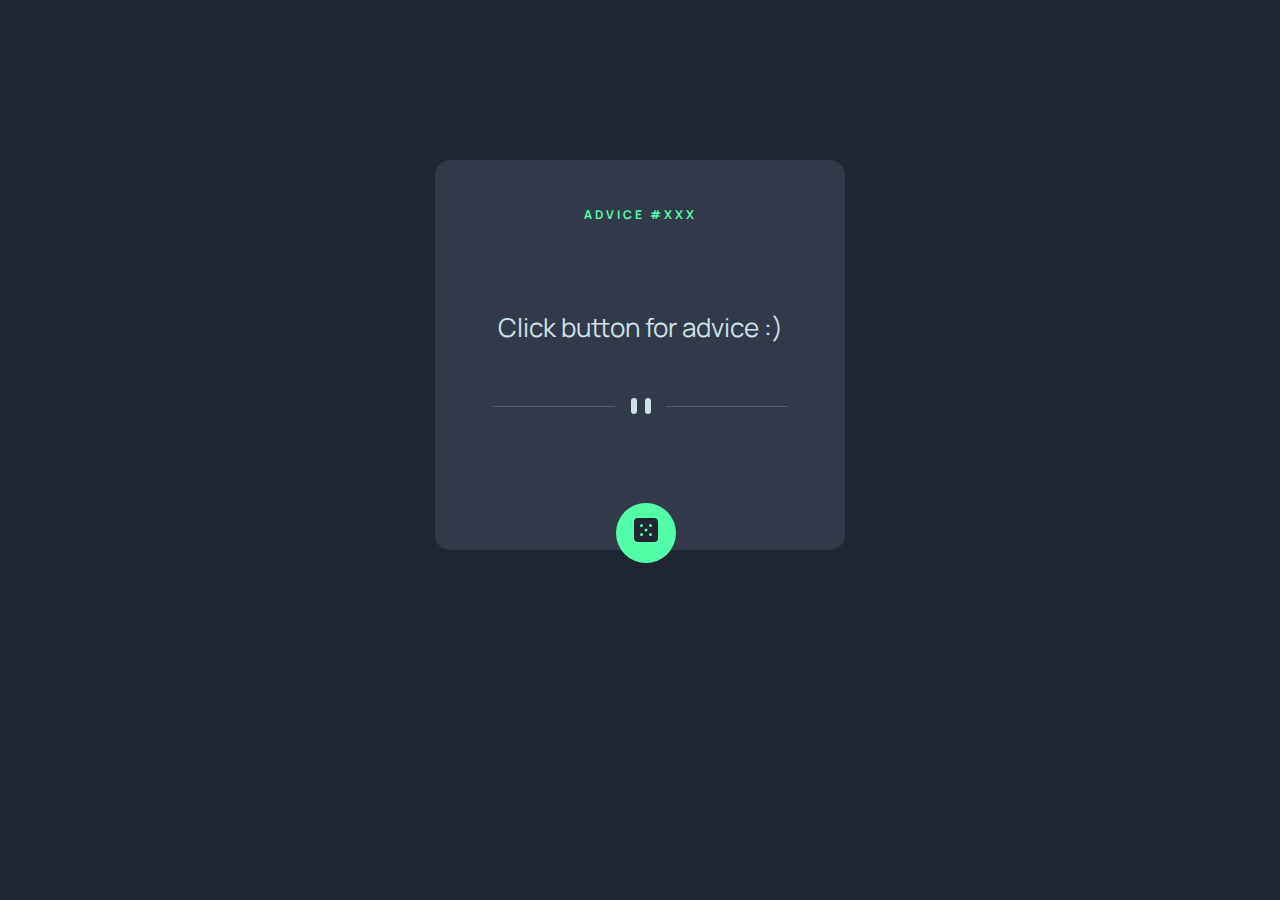
<file: advice generator/index.html>
<!DOCTYPE html>
<html lang="en">
<head>
  <meta charset="UTF-8">
  <meta name="viewport" content="width=device-width, initial-scale=1.0"> <!-- displays site properly based on user's device -->
  <link rel="icon" type="image/png" sizes="32x32" href="./images/favicon-32x32.png">
  <title>Advice generator app</title>
  <link rel="stylesheet" href="styling.css">
  <link rel="preconnect" href="https://fonts.googleapis.com">
  <link rel="preconnect" href="https://fonts.gstatic.com" crossorigin>
  <link href="https://fonts.googleapis.com/css2?family=Manrope:wght@800&display=swap" rel="stylesheet">
</head>
<body class="body">
  <div class="container">

    <h2 id="advice-id" class="advice-id">advice #xxx</h2>

    <div class="content">
      <p id="advice" class="advice">Click button for advice :)</p>
      <div class="mobile-divider-wrapper"><svg class="mobile-divider" width="295" height="16" xmlns="http://www.w3.org/2000/svg"><g fill="none" fill-rule="evenodd"><path fill="#4F5D74" d="M0 8h122v1H0zM173 8h122v1H173z"/><g transform="translate(138)" fill="#CEE3E9"><rect width="6" height="16" rx="3"/><rect x="14" width="6" height="16" rx="3"/></g></g></svg></div>
      <div class="desktop-divider-wrapper"><svg class="desktop-divider" width="444" height="16" xmlns="http://www.w3.org/2000/svg"><g fill="none" fill-rule="evenodd"><path fill="#4F5D74" d="M0 8h196v1H0zM248 8h196v1H248z"/><g transform="translate(212)" fill="#CEE3E9"><rect width="6" height="16" rx="3"/><rect x="14" width="6" height="16" rx="3"/></g></g></svg></div>  
    </div>
    
    <div class="btn-wrapper">
      <button class="btn" onclick="fetchAdvice()">
        <div class="dice-wrapper">
          <img class="dice" src="./images/icon-dice.svg" alt="dice">
        </div>
      </button>
    </div>

  </div>

  <script src="script.js"></script>
</body>
</html>
</file>
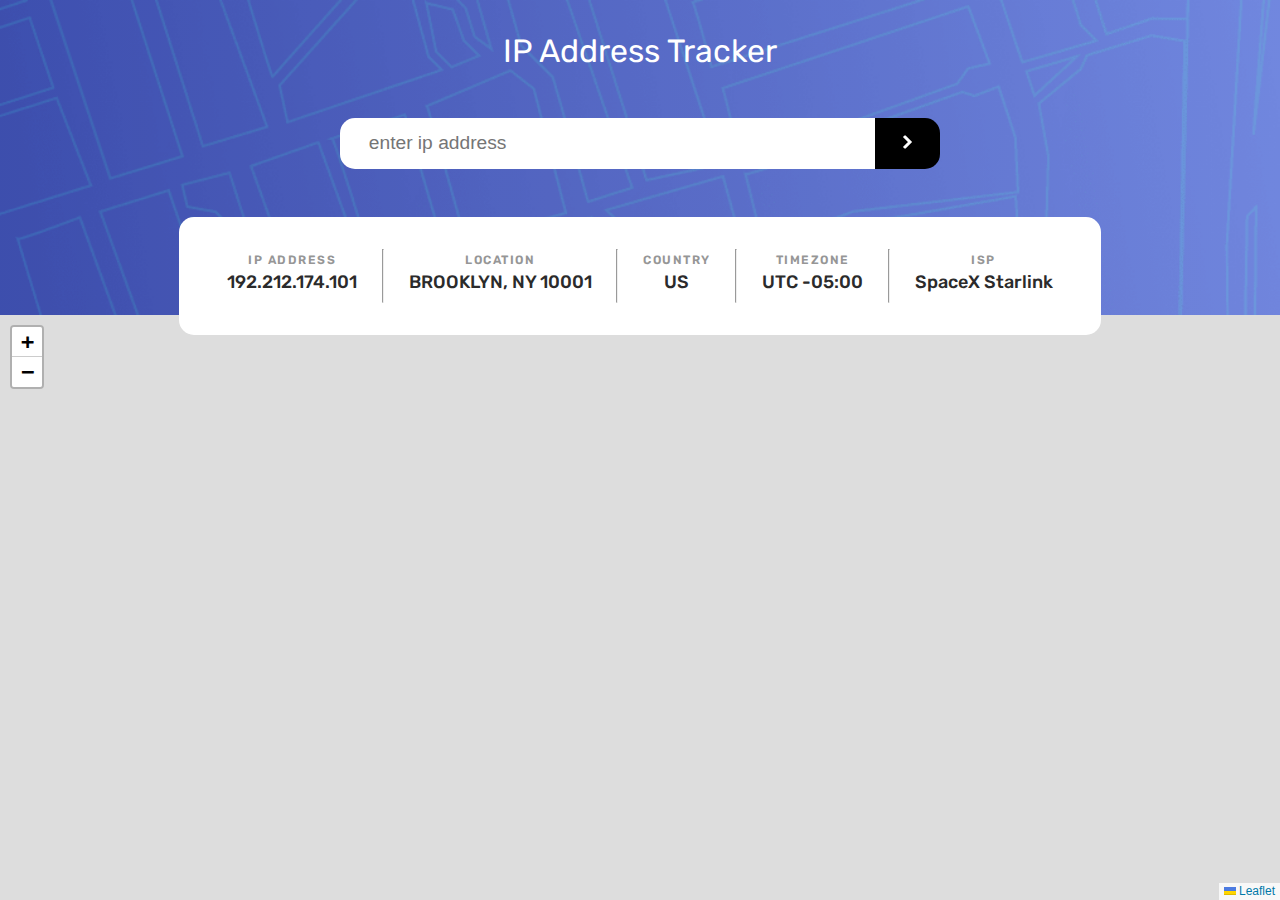
<file: ip address tracker/index.html>
<!DOCTYPE html>
<html lang="en">

<head>
  <meta charset="UTF-8">
  <meta name="viewport" content="width=device-width, initial-scale=1.0">
  <!-- displays site properly based on user's device -->
  <link rel="icon" type="image/png" sizes="32x32" href="./images/favicon-32x32.png">
  <title>IP Address Tracker</title>

  <!-- leaflet css and script -->
  <link rel="stylesheet" href="./leaflet/leaflet.css" />
  <script src="./leaflet/leaflet.js"></script>

  <!-- my CSS -->
  <link rel="stylesheet" href="styling.css">

  <!-- google font -->
  <link rel="preconnect" href="https://fonts.googleapis.com">
  <link rel="preconnect" href="https://fonts.gstatic.com" crossorigin>
  <link href="https://fonts.googleapis.com/css2?family=Rubik:wght@400;500;600;700&display=swap" rel="stylesheet">
</head>

<body>
  <div class="hero">

    <div class="container d-flex column">

      <h1 class="title">IP Address Tracker</h1>

      <!-- form -->
      <form class="form d-flex" action="#">
        <input id="input-el" class="form__input" type="text" placeholder="enter ip address">
        <button id="button"><img class="svg-arrow" src="./images/icon-arrow.svg" alt="Search button"></button>
      </form>

      <div class="content">
        <div class="element">
          <p class="heading">IP ADDRESS</p>
          <p class="information" id="ip-address-el">192.212.174.101</p>
        </div>

        <hr class="hr">

        <div class="element">
          <p class="heading">LOCATION</p>
          <p class="information" id="location-el">BROOKLYN, NY 10001</p>
        </div>

        <hr class="hr">

        <div class="element country">
          <p class="heading">COUNTRY</p>
          <p class="information" id="country-el">US</p>
        </div>

        <hr class="hr">

        <div class="element">
          <p class="heading">TIMEZONE</p>
          <p class="information" id="timezone-el">UTC -05:00</p>
        </div>

        <hr class="hr">

        <div class="element">
          <p class="heading">ISP</p>
          <p class="information" id="isp-el">SpaceX Starlink</p>
        </div>
      </div>

    </div>
  </div>

  <!-- map div -->
  <div class="map" id="map"> </div>

  <!-- my script.js -->
  <script src="./script.js"></script>
</body>

</html>
</file>
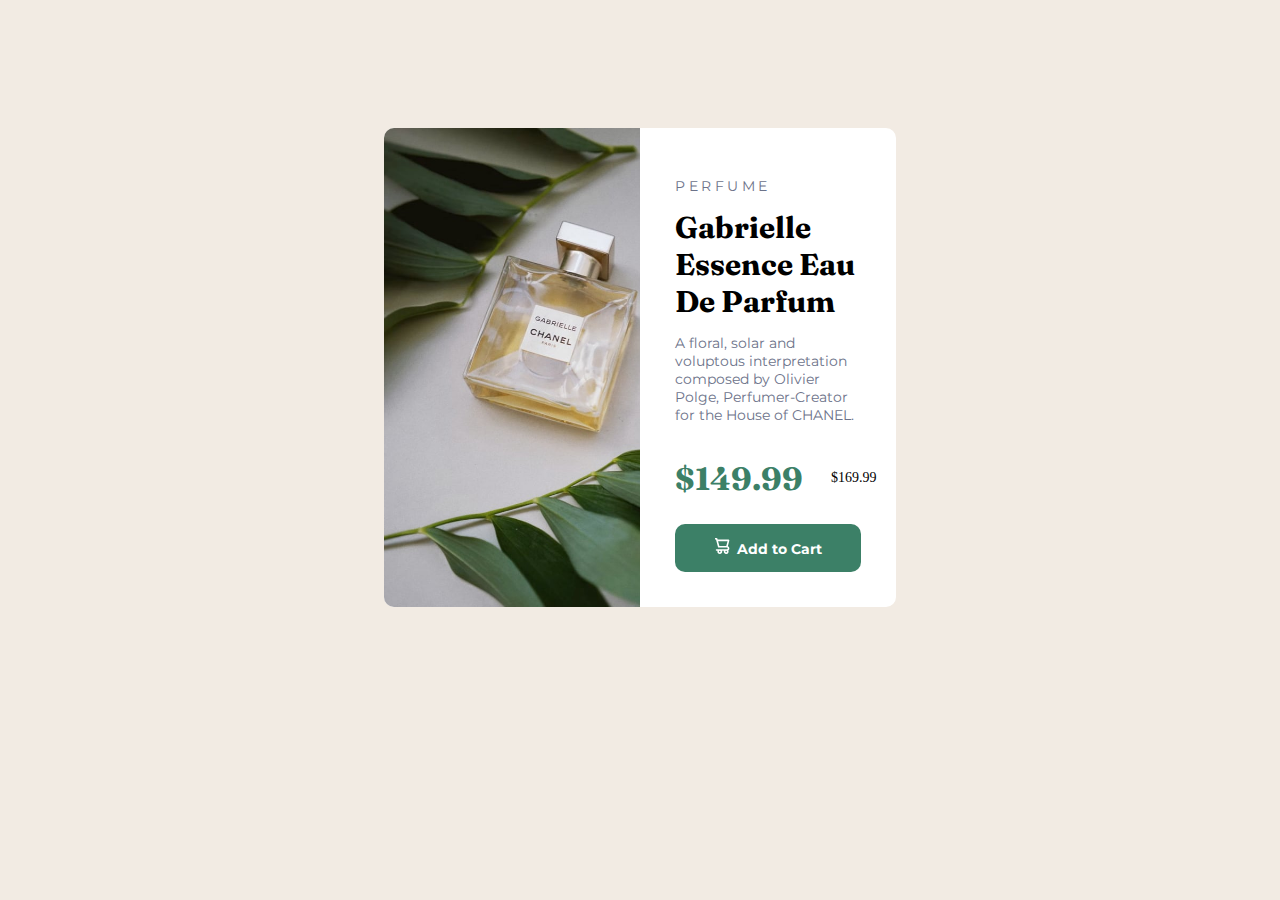
<file: product preview/index.html>
<!DOCTYPE html>
<html lang="en">
<head>
  <meta charset="UTF-8">
  <meta name="viewport" content="width=device-width, initial-scale=1.0"> <!-- displays site properly based on user's device -->
  <link rel="icon" type="image/png" sizes="32x32" href="./images/favicon-32x32.png">
  <title>Frontend Mentor | Product preview card component</title>
  <link rel="preconnect" href="https://fonts.googleapis.com">
  <link rel="preconnect" href="https://fonts.gstatic.com" crossorigin>
  <link href="https://fonts.googleapis.com/css2?family=Fraunces:opsz,wght@9..144,700&family=Montserrat:wght@500;700&display=swap" rel="stylesheet">
  <style>
    @import url('https://fonts.googleapis.com/css2?family=Fraunces:opsz,wght@9..144,700&family=Montserrat:wght@500;700&display=swap');
  </style>
  <link rel="stylesheet" href="./styling.css">
</head>
<body>
  <div class="container">
    <div class="d-flex">
      <section class="mobile-hero"><img class="hero__img" src="./images/image-product-mobile.jpg" alt="gabrielle channel perfume"></section>

      <section class="desktop-hero"></section>
      
      <section class="main">
        <div class="text">
          <p class="heading mont-reg">perfume</p>
          <h1 class="title fraun">Gabrielle Essence Eau De Parfum</h1>
          <p class="paragraph mont-reg">A floral, solar and voluptous interpretation composed by Olivier Polge, Perfumer-Creator for the House of CHANEL.</p>
          <div class="price">
            <h2 class="discounted-price fraun">$149.99</h2>
            <p class="original-price">$169.99</p>
          </div>
      
        </div>
        <div class="cart-button mont-bold">
          <div class="btn-wrap"><a class="add-to-cart-btn mont-reg" href=""> <img class="cart-icon" src="./images/icon-cart.svg" alt="">Add to Cart</a></div>
        </div>
      </section>
    </div>
  </div>  
</body>
</html>
</file>
<file: advice generator/styling.css>
*, *::before, *::after {
    box-sizing: border-box;
}

:root {
    --primary_light: hsl(193, 38%, 86%);
    --primary: hsl(150, 100%, 66%);
    --neutral_light: hsl(217, 19%, 38%);
    --neutral: hsl(217, 19%, 24%);
    --neutral_dark: hsl(218, 23%, 16%);
    --manrope: 'Manrope', sans-serif;
}

.body {
    margin: 0;
    background-color: var(--neutral_dark);
    padding-top: 7em;
}

.container {
    display: flex;
    flex-direction: column;
    gap: 1.5em;
    width: 90%;
    background-color: var(--neutral);
    color: var(--primary_light);
    margin: 0 auto;
    text-align: center;
    font-family: var(--manrope);
    border-radius: 15px;
    padding: 1.5em;
    padding-bottom: 0;
    min-height: 350px;
}

.desktop-divider {
    display: none;
}

.advice-id {
    color: var(--primary);
    text-transform: uppercase;
    font-size: 12px;
    letter-spacing: 0.25em;
    padding-top: 1em;
}

.content {
    min-height: 130px;
}

.advice {
    font-size: 26px;
    margin: 0;
    margin-bottom: 1em;
}

.mobile-divider {
    margin: 0 auto;
}

.btn-wrapper {
    padding-top: 13%;
}

.btn {
    padding-top: 1em;
    margin: 0 auto;
    width: 60px;
    height: 60px;
    border-radius: 50%;
    background: none;
    border: none;
}

.btn:active {
    opacity: 0.5;
}

.dice-wrapper {
    background-color: var(--primary);
    border-radius: 50%;
    width: 60px;
    height: 60px;
    margin: 0 auto;
}

.dice {
    padding-top: 1.125em;
}

.attribution {
    padding-top: 3em;
    width: 90%;
    margin: 0 auto;
}

@media (min-width: 700px) {
    .body {
        padding-top: 8.5em;
    }

    .container {
        width: 62%;
    }
    .advice {
        margin-top: 2em;
        margin-bottom: 2em;
    }
}

@media (min-width: 1200px) {
    .body {
        padding-top: 10em;
    }

    .container {
        width: 32%;
    }
}

@media (min-width: 1400px) {
    .mobile-divider {
        display: none;
    }

    .desktop-divider {
        display: inline;
        margin: 0 auto;
        max-width: 100%;
    }
}
</file>
<file: ip address tracker/leaflet/leaflet.css>
/* required styles */

.leaflet-pane,
.leaflet-tile,
.leaflet-marker-icon,
.leaflet-marker-shadow,
.leaflet-tile-container,
.leaflet-pane > svg,
.leaflet-pane > canvas,
.leaflet-zoom-box,
.leaflet-image-layer,
.leaflet-layer {
	position: absolute;
	left: 0;
	top: 0;
	}
.leaflet-container {
	overflow: hidden;
	}
.leaflet-tile,
.leaflet-marker-icon,
.leaflet-marker-shadow {
	-webkit-user-select: none;
	   -moz-user-select: none;
	        user-select: none;
	  -webkit-user-drag: none;
	}
/* Prevents IE11 from highlighting tiles in blue */
.leaflet-tile::selection {
	background: transparent;
}
/* Safari renders non-retina tile on retina better with this, but Chrome is worse */
.leaflet-safari .leaflet-tile {
	image-rendering: -webkit-optimize-contrast;
	}
/* hack that prevents hw layers "stretching" when loading new tiles */
.leaflet-safari .leaflet-tile-container {
	width: 1600px;
	height: 1600px;
	-webkit-transform-origin: 0 0;
	}
.leaflet-marker-icon,
.leaflet-marker-shadow {
	display: block;
	}
/* .leaflet-container svg: reset svg max-width decleration shipped in Joomla! (joomla.org) 3.x */
/* .leaflet-container img: map is broken in FF if you have max-width: 100% on tiles */
.leaflet-container .leaflet-overlay-pane svg {
	max-width: none !important;
	max-height: none !important;
	}
.leaflet-container .leaflet-marker-pane img,
.leaflet-container .leaflet-shadow-pane img,
.leaflet-container .leaflet-tile-pane img,
.leaflet-container img.leaflet-image-layer,
.leaflet-container .leaflet-tile {
	max-width: none !important;
	max-height: none !important;
	width: auto;
	padding: 0;
	}

.leaflet-container.leaflet-touch-zoom {
	-ms-touch-action: pan-x pan-y;
	touch-action: pan-x pan-y;
	}
.leaflet-container.leaflet-touch-drag {
	-ms-touch-action: pinch-zoom;
	/* Fallback for FF which doesn't support pinch-zoom */
	touch-action: none;
	touch-action: pinch-zoom;
}
.leaflet-container.leaflet-touch-drag.leaflet-touch-zoom {
	-ms-touch-action: none;
	touch-action: none;
}
.leaflet-container {
	-webkit-tap-highlight-color: transparent;
}
.leaflet-container a {
	-webkit-tap-highlight-color: rgba(51, 181, 229, 0.4);
}
.leaflet-tile {
	filter: inherit;
	visibility: hidden;
	}
.leaflet-tile-loaded {
	visibility: inherit;
	}
.leaflet-zoom-box {
	width: 0;
	height: 0;
	-moz-box-sizing: border-box;
	     box-sizing: border-box;
	z-index: 800;
	}
/* workaround for https://bugzilla.mozilla.org/show_bug.cgi?id=888319 */
.leaflet-overlay-pane svg {
	-moz-user-select: none;
	}

.leaflet-pane         { z-index: 400; }

.leaflet-tile-pane    { z-index: 200; }
.leaflet-overlay-pane { z-index: 400; }
.leaflet-shadow-pane  { z-index: 500; }
.leaflet-marker-pane  { z-index: 600; }
.leaflet-tooltip-pane   { z-index: 650; }
.leaflet-popup-pane   { z-index: 700; }

.leaflet-map-pane canvas { z-index: 100; }
.leaflet-map-pane svg    { z-index: 200; }

.leaflet-vml-shape {
	width: 1px;
	height: 1px;
	}
.lvml {
	behavior: url(#default#VML);
	display: inline-block;
	position: absolute;
	}


/* control positioning */

.leaflet-control {
	position: relative;
	z-index: 800;
	pointer-events: visiblePainted; /* IE 9-10 doesn't have auto */
	pointer-events: auto;
	}
.leaflet-top,
.leaflet-bottom {
	position: absolute;
	z-index: 1000;
	pointer-events: none;
	}
.leaflet-top {
	top: 0;
	}
.leaflet-right {
	right: 0;
	}
.leaflet-bottom {
	bottom: 0;
	}
.leaflet-left {
	left: 0;
	}
.leaflet-control {
	float: left;
	clear: both;
	}
.leaflet-right .leaflet-control {
	float: right;
	}
.leaflet-top .leaflet-control {
	margin-top: 10px;
	}
.leaflet-bottom .leaflet-control {
	margin-bottom: 10px;
	}
.leaflet-left .leaflet-control {
	margin-left: 10px;
	}
.leaflet-right .leaflet-control {
	margin-right: 10px;
	}


/* zoom and fade animations */

.leaflet-fade-anim .leaflet-popup {
	opacity: 0;
	-webkit-transition: opacity 0.2s linear;
	   -moz-transition: opacity 0.2s linear;
	        transition: opacity 0.2s linear;
	}
.leaflet-fade-anim .leaflet-map-pane .leaflet-popup {
	opacity: 1;
	}
.leaflet-zoom-animated {
	-webkit-transform-origin: 0 0;
	    -ms-transform-origin: 0 0;
	        transform-origin: 0 0;
	}
svg.leaflet-zoom-animated {
	will-change: transform;
}

.leaflet-zoom-anim .leaflet-zoom-animated {
	-webkit-transition: -webkit-transform 0.25s cubic-bezier(0,0,0.25,1);
	   -moz-transition:    -moz-transform 0.25s cubic-bezier(0,0,0.25,1);
	        transition:         transform 0.25s cubic-bezier(0,0,0.25,1);
	}
.leaflet-zoom-anim .leaflet-tile,
.leaflet-pan-anim .leaflet-tile {
	-webkit-transition: none;
	   -moz-transition: none;
	        transition: none;
	}

.leaflet-zoom-anim .leaflet-zoom-hide {
	visibility: hidden;
	}


/* cursors */

.leaflet-interactive {
	cursor: pointer;
	}
.leaflet-grab {
	cursor: -webkit-grab;
	cursor:    -moz-grab;
	cursor:         grab;
	}
.leaflet-crosshair,
.leaflet-crosshair .leaflet-interactive {
	cursor: crosshair;
	}
.leaflet-popup-pane,
.leaflet-control {
	cursor: auto;
	}
.leaflet-dragging .leaflet-grab,
.leaflet-dragging .leaflet-grab .leaflet-interactive,
.leaflet-dragging .leaflet-marker-draggable {
	cursor: move;
	cursor: -webkit-grabbing;
	cursor:    -moz-grabbing;
	cursor:         grabbing;
	}

/* marker & overlays interactivity */
.leaflet-marker-icon,
.leaflet-marker-shadow,
.leaflet-image-layer,
.leaflet-pane > svg path,
.leaflet-tile-container {
	pointer-events: none;
	}

.leaflet-marker-icon.leaflet-interactive,
.leaflet-image-layer.leaflet-interactive,
.leaflet-pane > svg path.leaflet-interactive,
svg.leaflet-image-layer.leaflet-interactive path {
	pointer-events: visiblePainted; /* IE 9-10 doesn't have auto */
	pointer-events: auto;
	}

/* visual tweaks */

.leaflet-container {
	background: #ddd;
	outline-offset: 1px;
	}
.leaflet-container a {
	color: #0078A8;
	}
.leaflet-zoom-box {
	border: 2px dotted #38f;
	background: rgba(255,255,255,0.5);
	}


/* general typography */
.leaflet-container {
	font-family: "Helvetica Neue", Arial, Helvetica, sans-serif;
	font-size: 12px;
	font-size: 0.75rem;
	line-height: 1.5;
	}


/* general toolbar styles */

.leaflet-bar {
	box-shadow: 0 1px 5px rgba(0,0,0,0.65);
	border-radius: 4px;
	}
.leaflet-bar a {
	background-color: #fff;
	border-bottom: 1px solid #ccc;
	width: 26px;
	height: 26px;
	line-height: 26px;
	display: block;
	text-align: center;
	text-decoration: none;
	color: black;
	}
.leaflet-bar a,
.leaflet-control-layers-toggle {
	background-position: 50% 50%;
	background-repeat: no-repeat;
	display: block;
	}
.leaflet-bar a:hover,
.leaflet-bar a:focus {
	background-color: #f4f4f4;
	}
.leaflet-bar a:first-child {
	border-top-left-radius: 4px;
	border-top-right-radius: 4px;
	}
.leaflet-bar a:last-child {
	border-bottom-left-radius: 4px;
	border-bottom-right-radius: 4px;
	border-bottom: none;
	}
.leaflet-bar a.leaflet-disabled {
	cursor: default;
	background-color: #f4f4f4;
	color: #bbb;
	}

.leaflet-touch .leaflet-bar a {
	width: 30px;
	height: 30px;
	line-height: 30px;
	}
.leaflet-touch .leaflet-bar a:first-child {
	border-top-left-radius: 2px;
	border-top-right-radius: 2px;
	}
.leaflet-touch .leaflet-bar a:last-child {
	border-bottom-left-radius: 2px;
	border-bottom-right-radius: 2px;
	}

/* zoom control */

.leaflet-control-zoom-in,
.leaflet-control-zoom-out {
	font: bold 18px 'Lucida Console', Monaco, monospace;
	text-indent: 1px;
	}

.leaflet-touch .leaflet-control-zoom-in, .leaflet-touch .leaflet-control-zoom-out  {
	font-size: 22px;
	}


/* layers control */

.leaflet-control-layers {
	box-shadow: 0 1px 5px rgba(0,0,0,0.4);
	background: #fff;
	border-radius: 5px;
	}
.leaflet-control-layers-toggle {
	background-image: url(images/layers.png);
	width: 36px;
	height: 36px;
	}
.leaflet-retina .leaflet-control-layers-toggle {
	background-image: url(images/layers-2x.png);
	background-size: 26px 26px;
	}
.leaflet-touch .leaflet-control-layers-toggle {
	width: 44px;
	height: 44px;
	}
.leaflet-control-layers .leaflet-control-layers-list,
.leaflet-control-layers-expanded .leaflet-control-layers-toggle {
	display: none;
	}
.leaflet-control-layers-expanded .leaflet-control-layers-list {
	display: block;
	position: relative;
	}
.leaflet-control-layers-expanded {
	padding: 6px 10px 6px 6px;
	color: #333;
	background: #fff;
	}
.leaflet-control-layers-scrollbar {
	overflow-y: scroll;
	overflow-x: hidden;
	padding-right: 5px;
	}
.leaflet-control-layers-selector {
	margin-top: 2px;
	position: relative;
	top: 1px;
	}
.leaflet-control-layers label {
	display: block;
	font-size: 13px;
	font-size: 1.08333em;
	}
.leaflet-control-layers-separator {
	height: 0;
	border-top: 1px solid #ddd;
	margin: 5px -10px 5px -6px;
	}

/* Default icon URLs */
.leaflet-default-icon-path { /* used only in path-guessing heuristic, see L.Icon.Default */
	background-image: url(images/marker-icon.png);
	}


/* attribution and scale controls */

.leaflet-container .leaflet-control-attribution {
	background: #fff;
	background: rgba(255, 255, 255, 0.8);
	margin: 0;
	}
.leaflet-control-attribution,
.leaflet-control-scale-line {
	padding: 0 5px;
	color: #333;
	line-height: 1.4;
	}
.leaflet-control-attribution a {
	text-decoration: none;
	}
.leaflet-control-attribution a:hover,
.leaflet-control-attribution a:focus {
	text-decoration: underline;
	}
.leaflet-attribution-flag {
	display: inline !important;
	vertical-align: baseline !important;
	width: 1em;
	height: 0.6669em;
	}
.leaflet-left .leaflet-control-scale {
	margin-left: 5px;
	}
.leaflet-bottom .leaflet-control-scale {
	margin-bottom: 5px;
	}
.leaflet-control-scale-line {
	border: 2px solid #777;
	border-top: none;
	line-height: 1.1;
	padding: 2px 5px 1px;
	white-space: nowrap;
	-moz-box-sizing: border-box;
	     box-sizing: border-box;
	background: rgba(255, 255, 255, 0.8);
	text-shadow: 1px 1px #fff;
	}
.leaflet-control-scale-line:not(:first-child) {
	border-top: 2px solid #777;
	border-bottom: none;
	margin-top: -2px;
	}
.leaflet-control-scale-line:not(:first-child):not(:last-child) {
	border-bottom: 2px solid #777;
	}

.leaflet-touch .leaflet-control-attribution,
.leaflet-touch .leaflet-control-layers,
.leaflet-touch .leaflet-bar {
	box-shadow: none;
	}
.leaflet-touch .leaflet-control-layers,
.leaflet-touch .leaflet-bar {
	border: 2px solid rgba(0,0,0,0.2);
	background-clip: padding-box;
	}


/* popup */

.leaflet-popup {
	position: absolute;
	text-align: center;
	margin-bottom: 20px;
	}
.leaflet-popup-content-wrapper {
	padding: 1px;
	text-align: left;
	border-radius: 12px;
	}
.leaflet-popup-content {
	margin: 13px 24px 13px 20px;
	line-height: 1.3;
	font-size: 13px;
	font-size: 1.08333em;
	min-height: 1px;
	}
.leaflet-popup-content p {
	margin: 17px 0;
	margin: 1.3em 0;
	}
.leaflet-popup-tip-container {
	width: 40px;
	height: 20px;
	position: absolute;
	left: 50%;
	margin-top: -1px;
	margin-left: -20px;
	overflow: hidden;
	pointer-events: none;
	}
.leaflet-popup-tip {
	width: 17px;
	height: 17px;
	padding: 1px;

	margin: -10px auto 0;
	pointer-events: auto;

	-webkit-transform: rotate(45deg);
	   -moz-transform: rotate(45deg);
	    -ms-transform: rotate(45deg);
	        transform: rotate(45deg);
	}
.leaflet-popup-content-wrapper,
.leaflet-popup-tip {
	background: white;
	color: #333;
	box-shadow: 0 3px 14px rgba(0,0,0,0.4);
	}
.leaflet-container a.leaflet-popup-close-button {
	position: absolute;
	top: 0;
	right: 0;
	border: none;
	text-align: center;
	width: 24px;
	height: 24px;
	font: 16px/24px Tahoma, Verdana, sans-serif;
	color: #757575;
	text-decoration: none;
	background: transparent;
	}
.leaflet-container a.leaflet-popup-close-button:hover,
.leaflet-container a.leaflet-popup-close-button:focus {
	color: #585858;
	}
.leaflet-popup-scrolled {
	overflow: auto;
	}

.leaflet-oldie .leaflet-popup-content-wrapper {
	-ms-zoom: 1;
	}
.leaflet-oldie .leaflet-popup-tip {
	width: 24px;
	margin: 0 auto;

	-ms-filter: "progid:DXImageTransform.Microsoft.Matrix(M11=0.70710678, M12=0.70710678, M21=-0.70710678, M22=0.70710678)";
	filter: progid:DXImageTransform.Microsoft.Matrix(M11=0.70710678, M12=0.70710678, M21=-0.70710678, M22=0.70710678);
	}

.leaflet-oldie .leaflet-control-zoom,
.leaflet-oldie .leaflet-control-layers,
.leaflet-oldie .leaflet-popup-content-wrapper,
.leaflet-oldie .leaflet-popup-tip {
	border: 1px solid #999;
	}


/* div icon */

.leaflet-div-icon {
	background: #fff;
	border: 1px solid #666;
	}


/* Tooltip */
/* Base styles for the element that has a tooltip */
.leaflet-tooltip {
	position: absolute;
	padding: 6px;
	background-color: #fff;
	border: 1px solid #fff;
	border-radius: 3px;
	color: #222;
	white-space: nowrap;
	-webkit-user-select: none;
	-moz-user-select: none;
	-ms-user-select: none;
	user-select: none;
	pointer-events: none;
	box-shadow: 0 1px 3px rgba(0,0,0,0.4);
	}
.leaflet-tooltip.leaflet-interactive {
	cursor: pointer;
	pointer-events: auto;
	}
.leaflet-tooltip-top:before,
.leaflet-tooltip-bottom:before,
.leaflet-tooltip-left:before,
.leaflet-tooltip-right:before {
	position: absolute;
	pointer-events: none;
	border: 6px solid transparent;
	background: transparent;
	content: "";
	}

/* Directions */

.leaflet-tooltip-bottom {
	margin-top: 6px;
}
.leaflet-tooltip-top {
	margin-top: -6px;
}
.leaflet-tooltip-bottom:before,
.leaflet-tooltip-top:before {
	left: 50%;
	margin-left: -6px;
	}
.leaflet-tooltip-top:before {
	bottom: 0;
	margin-bottom: -12px;
	border-top-color: #fff;
	}
.leaflet-tooltip-bottom:before {
	top: 0;
	margin-top: -12px;
	margin-left: -6px;
	border-bottom-color: #fff;
	}
.leaflet-tooltip-left {
	margin-left: -6px;
}
.leaflet-tooltip-right {
	margin-left: 6px;
}
.leaflet-tooltip-left:before,
.leaflet-tooltip-right:before {
	top: 50%;
	margin-top: -6px;
	}
.leaflet-tooltip-left:before {
	right: 0;
	margin-right: -12px;
	border-left-color: #fff;
	}
.leaflet-tooltip-right:before {
	left: 0;
	margin-left: -12px;
	border-right-color: #fff;
	}

/* Printing */
	
@media print {
	/* Prevent printers from removing background-images of controls. */
	.leaflet-control {
		-webkit-print-color-adjust: exact;
		print-color-adjust: exact;
		}
	}
</file>
<file: ip address tracker/styling.css>
*, *::before, *::after {
    box-sizing: border-box;
}
:root {
    --dark: hsl(0, 0%, 17%);
    --gray: hsl(0, 0%, 59%);
  }
body {
    margin: 0;
    font-family: 'Rubik', sans-serif;
}

.d-flex {
    display: flex;
}
.column {
    flex-direction: column;
    gap: 1.5em;
}

.hero {
    height: 35vh;
    background-size: cover;
    background-image: linear-gradient(to right,	rgba(30,144,255, 0.2), rgba(255, 255, 255, 0.15)), url(./images/pattern-bg.png);
    /* z-index: 1; */
}
.container {
    color: #fff;
    text-align: center;
    width: 80%;
    margin: 0 auto;
}

.title {
    margin: 0 auto;
    width: 100%;
    margin: 0;
    padding-top: 1em;
    font-weight: 400;
    font-size: 1.5em;
}
.content{
    background-color: #fff;
    color: black;
    border-radius: 15px;
    padding: 1em;
}
.heading{
    font-size: .5em;
    color: var(--gray);
    font-weight: 600;
    margin-bottom: 0;
    letter-spacing: .125em;
}
.information{
    margin-top: 0.25em;
    color: var(--dark);
    font-weight: 500;
    font-size: 1.125em;
}

.form {
    width: 98%;
    margin: 0 auto;
}

.form__input {
    color: var(--dark);
    font-size: 1.15rem;
    margin: 0 auto;
    padding: .5em;
    padding-left: 1.25em;
    border-top-left-radius: 15px;
    border-bottom-left-radius: 15px;
    border: none;
    width: 100%;
}
input:focus,
textarea:focus,
select:focus {
    outline: none;
}

button {
    background-color: black;
    border-top-right-radius: 15px;
    border-bottom-right-radius: 15px;
    border: none;
}
button:active{
    background-color: var(--dark);
}
.svg-arrow {
    margin: 0 auto;
    padding: 1em;
    background-color: black;
    border-top-right-radius: 15px;
    border-bottom-right-radius: 15px;
}
.svg-arrow:active{
    background-color: var(--dark);
}

.map {
    position: static;
    height: 65vh;
    z-index: -1;
}

.border {
    border: 1px solid red;
}
.hr {
    display: none;
}
.country{
    display: none;
}


@media(min-width: 900px) {
    .column{
        gap: 3em;
    }
    .vl {
        border-left: 6px solid --gray;
        height: 500px;
    }
    .title{
        font-size: 2em;
    }
    .form{
        margin: 0 auto;
        width: 600px;
    }
    .content {
        margin: 0 auto;
        display: flex;
        padding: 1.5em 3em 1.5em 3em;
        justify-content: space-around;
        width: 90%;
    }
    .heading{
        font-size: .75em;
    }
    .hr {
        display: block;
    }
    button{
        width: 12%;
    }
    .form__input {
        padding: 0.75em;
        padding-left: 1.5em;
        font-size: 1.2rem;
        width: 100%;
    }
    .country{
        display: block;
    }
}
</file>
<file: product preview/styling.css>
*, *::before, *::after {
    box-sizing: border-box;
}

:root {
    --primary_dark: hsl(158, 36%, 37%);
    --primary_cream: hsl(30, 38%, 92%);
    --neutral_blue: hsl(212, 21%, 14%);
    --neutral_gray: hsl(228, 12%, 48%);
    --white: hsl(0, 0%, 100%);
    --montserrat: 'Montserrat', sans-serif;
    --fraunces: 'Fraunces', serif;
}

.mont-reg {
    font-family: var(--montserrat);
}

.mont-bold {
    font-family: var(--montserrat);
    font-weight: 700;
}

.fraun {
    font-family: var(--fraunces);
    font-weight: 700;
}

body {
    margin: 0;
    background-color: var(--primary_cream);
    color: white;
    padding-top: 2em;
}

.container {
    margin: 0 auto;
    border-radius: 10px;
    background-color: var(--white);
    width: 90%;
}

.desktop-hero {
    display: none;
}

.hero__img {
    width: 100%;
    border-top-left-radius: 10px;
    border-top-right-radius: 10px;
}

.main {
    color: black;
    padding: 0.25em 1.5em 2em 1.5em;
    font-size: 14px;
}

.heading {
    text-transform: uppercase;
    letter-spacing: 0.25em;
    color: var(--neutral_gray);
}

.title {
    font-size: 30px;
    margin: 14px 0;
}

.paragraph {
    margin: 8px 0;
    color: var(--neutral_gray);
}

.price {
    display: flex;
    gap: 2em;
}

.discounted-price {
    font-size: 32px;
    color: var(--primary_dark);
}

.original-price {
    align-self: center;
}

.btn-wrap {
    background-color: var(--primary_dark);
    border-radius: 10px;
    width: 100%;
    text-align: center;
    margin: 0 auto;
    padding: 1em;
}

.btn-wrap:hover {
    opacity: 0.75;
}

.btn-wrap:focus {
    opacity: 1;
}

.add-to-cart-btn {
    text-decoration: none;
    color: var(--white);
    width: 100%;
}

/* .add-to-cart-btn:hover, .add-to-cart-btn:focus {
    
} */

.cart-icon {
    padding-right: 0.5em;
}

@media (min-width: 700px) {
    .mobile-hero {
        display: none;
    }

    .desktop-hero {
        background-image: url(./images/image-product-desktop.jpg);
        background-size: cover;
        display: block;
        width: 50%;
        border-top-left-radius: 10px;
        border-bottom-left-radius: 10px;
    }

    .hero__img {
        border-top-left-radius: 10px;
        border-top-right-radius: 0;
        border-bottom-left-radius: 10px;
    }

    .d-flex {
        display: flex;
    }

    .main {
        padding: 2.5em;
        width: 50%;
    }

    .container {
        width: 50%;
    }

    body {
        padding: 8em;
        display: flex;
    }
    
}
</file>
